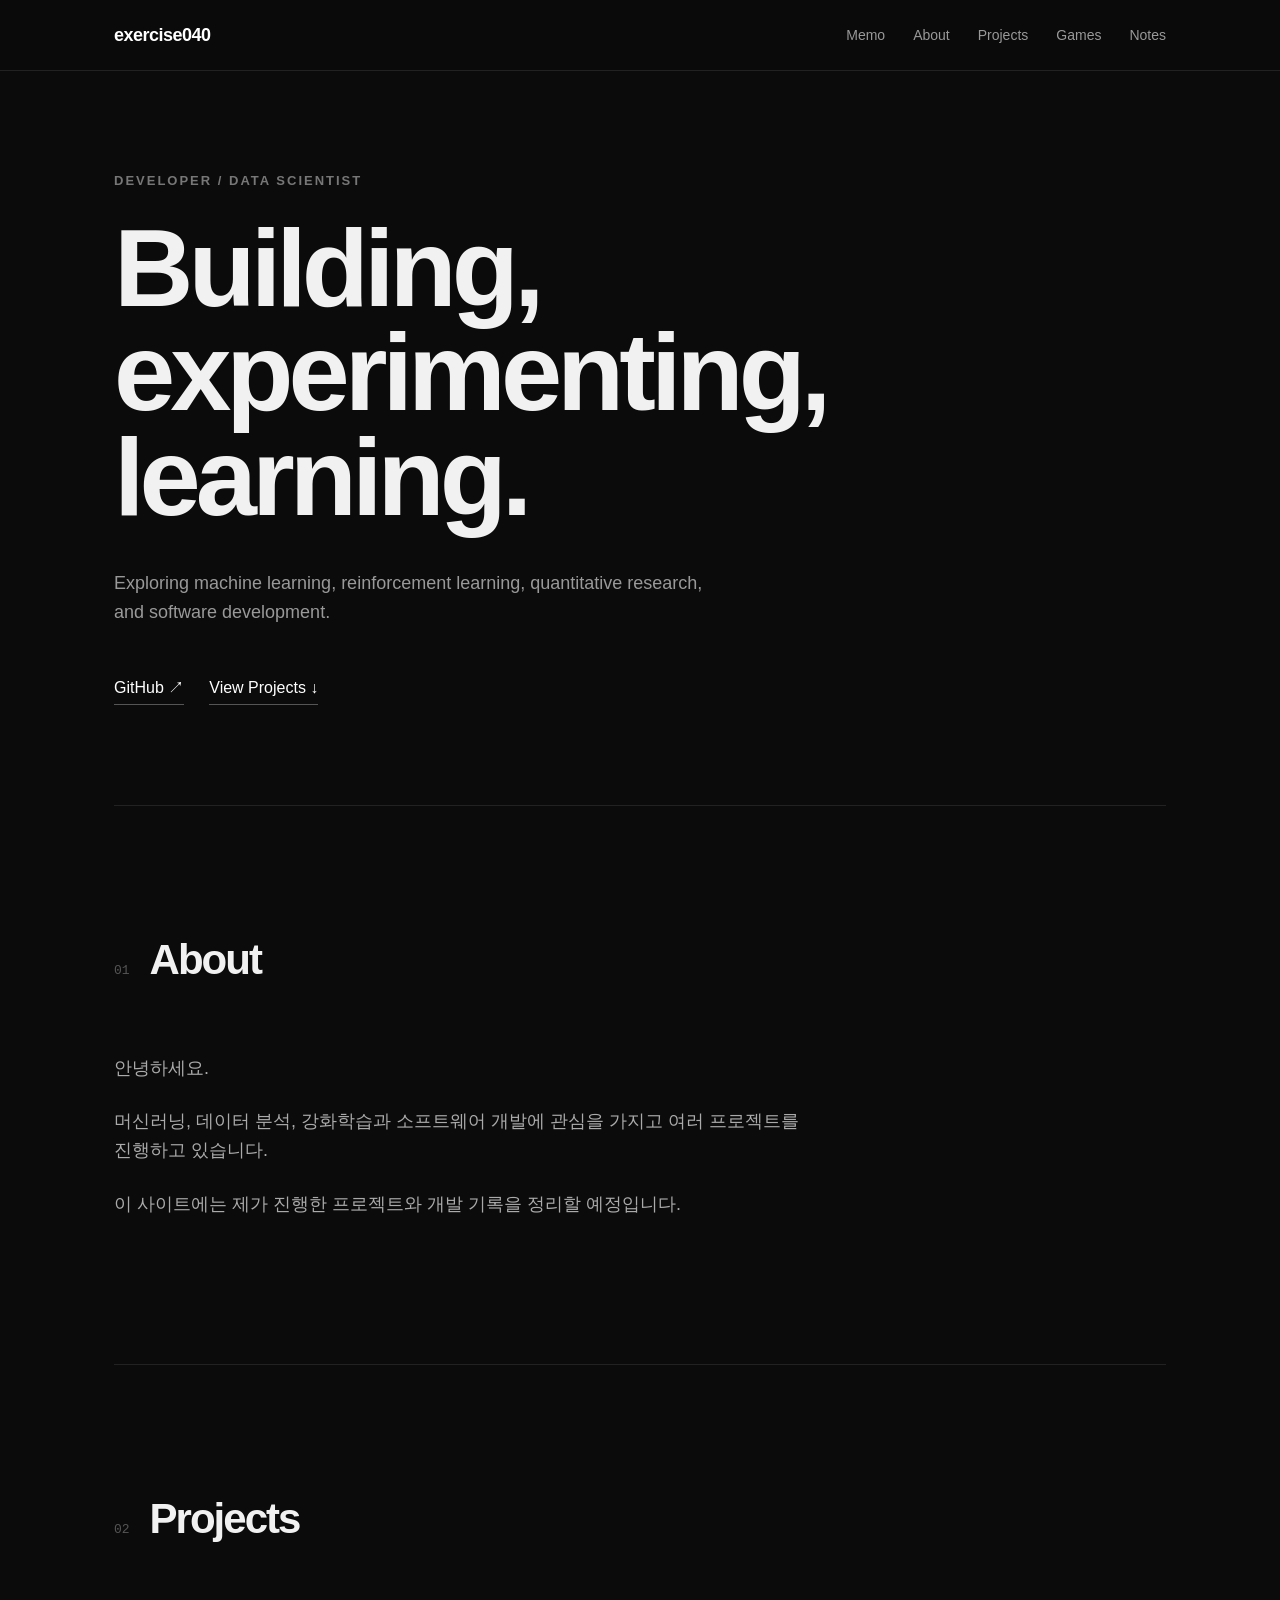
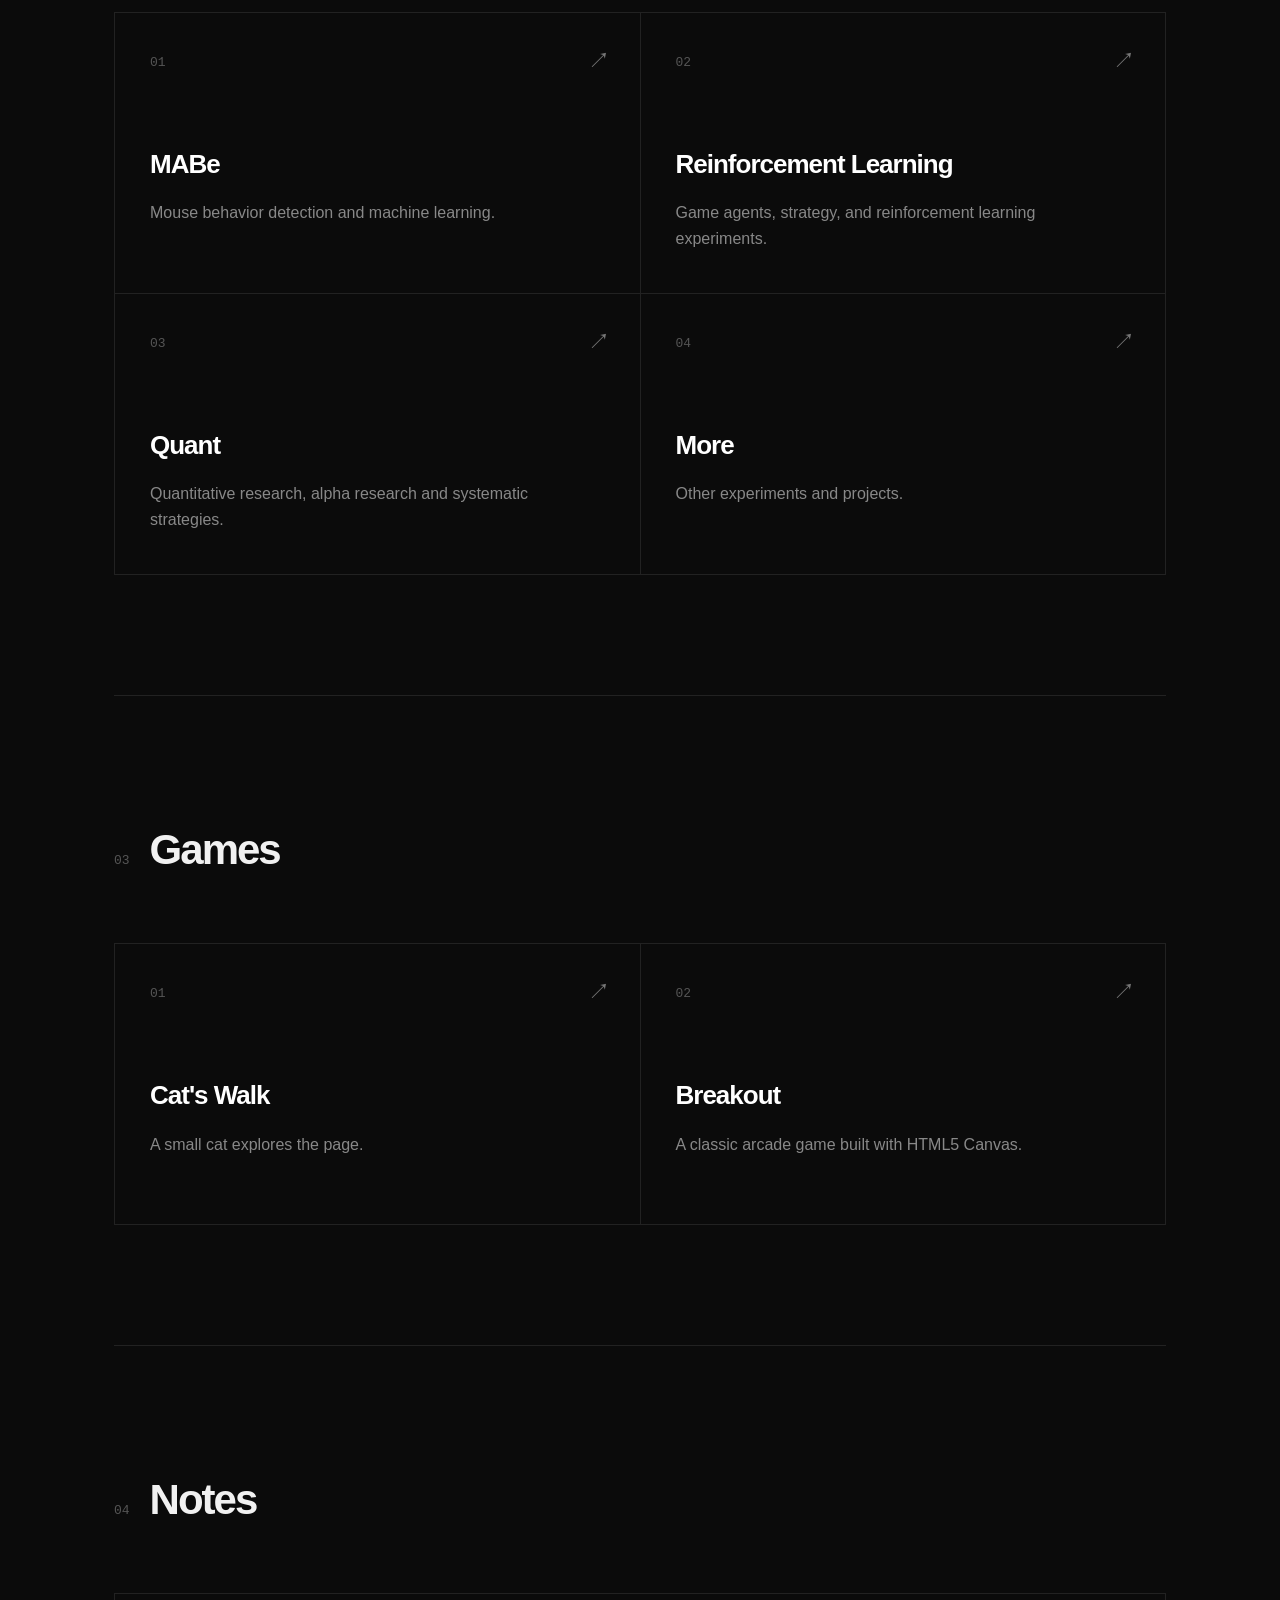
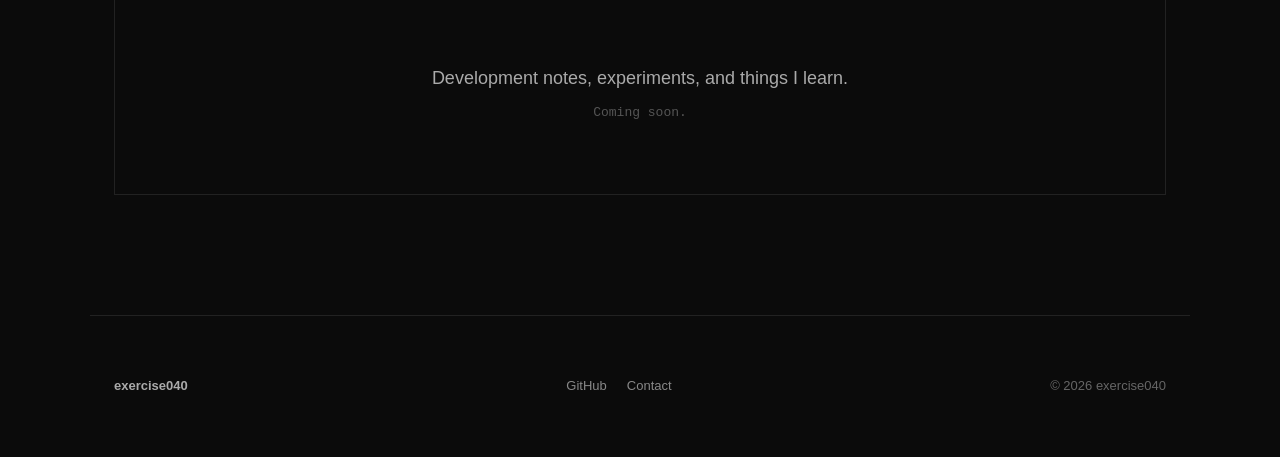
<file: index.html>
<!DOCTYPE html>
<html lang="ko">
<head>
    <meta charset="UTF-8">
    <meta name="viewport" content="width=device-width, initial-scale=1.0">
    <title>Exercise040</title>
    <link rel="stylesheet" href="style.css">
</head>
<body>
    <header class="header">
        <nav class="nav">
            <a href="#" class="logo">exercise040</a>

            <div class="nav-links">
                <a href="memo/">Memo</a>
                <a href="#about">About</a>
                <a href="#projects">Projects</a>
                <a href="games/">Games</a>
                <a href="#notes">Notes</a>
            </div>
        </nav>
    </header>

    <main>
        <section class="hero">
            <p class="eyebrow">DEVELOPER / DATA SCIENTIST</p>

            <h1>
                Building,<br>
                experimenting,<br>
                learning.
            </h1>

            <p class="hero-description">
                Exploring machine learning, reinforcement learning,
                quantitative research, and software development.
            </p>

            <div class="hero-links">
                <a href="https://github.com/exercise040"
                   target="_blank" rel="noopener noreferrer">
                    GitHub ↗
                </a>

                <a href="#projects">View Projects ↓</a>
            </div>
        </section>

        <section id="about" class="section">
            <div class="section-title">
                <span>01</span>
                <h2>About</h2>
            </div>

            <div class="section-content">
                <p>안녕하세요.</p>

                <p>
                    머신러닝, 데이터 분석, 강화학습과 소프트웨어 개발에 관심을 가지고
                    여러 프로젝트를 진행하고 있습니다.
                </p>

                <p>
                    이 사이트에는 제가 진행한 프로젝트와
                    개발 기록을 정리할 예정입니다.
                </p>
            </div>
        </section>

        <section id="projects" class="section">
            <div class="section-title">
                <span>02</span>
                <h2>Projects</h2>
            </div>

            <div class="project-grid">
                <a href="#" class="project-card">
                    <span class="project-number">01</span>
                    <h3>MABe</h3>
                    <p>Mouse behavior detection and machine learning.</p>
                    <span class="project-arrow">↗</span>
                </a>

                <a href="#" class="project-card">
                    <span class="project-number">02</span>
                    <h3>Reinforcement Learning</h3>
                    <p>Game agents, strategy, and reinforcement learning experiments.</p>
                    <span class="project-arrow">↗</span>
                </a>

                <a href="#" class="project-card">
                    <span class="project-number">03</span>
                    <h3>Quant</h3>
                    <p>Quantitative research, alpha research and systematic strategies.</p>
                    <span class="project-arrow">↗</span>
                </a>

                <a href="#" class="project-card">
                    <span class="project-number">04</span>
                    <h3>More</h3>
                    <p>Other experiments and projects.</p>
                    <span class="project-arrow">↗</span>
                </a>
            </div>
        </section>

        <section id="games" class="section">
            <div class="section-title">
                <span>03</span>
                <h2>Games</h2>
            </div>

            <div class="project-grid">
                <a href="games/cat/" class="project-card">
                    <span class="project-number">01</span>
                    <h3>Cat's Walk</h3>
                    <p>A small cat explores the page.</p>
                    <span class="project-arrow">↗</span>
                </a>
            
                <a href="games/breakout/" class="project-card">
                    <span class="project-number">02</span>
                    <h3>Breakout</h3>
                    <p>A classic arcade game built with HTML5 Canvas.</p>
                    <span class="project-arrow">↗</span>
                </a>
            </div>
        </section>

        <section id="notes" class="section">
            <div class="section-title">
                <span>04</span>
                <h2>Notes</h2>
            </div>

            <div class="empty-section">
                <p>Development notes, experiments, and things I learn.</p>
                <span>Coming soon.</span>
            </div>
        </section>
    </main>

    <footer class="footer">
        <div>
            <strong>exercise040</strong>
        </div>

        <div class="footer-links">
            <a href="https://github.com/exercise040"
               target="_blank" rel="noopener noreferrer">GitHub</a>
            <a href="mailto:your-email@example.com">Contact</a>
        </div>

        <p>© 2026 exercise040</p>
    </footer>
</body>
</html>
</file>
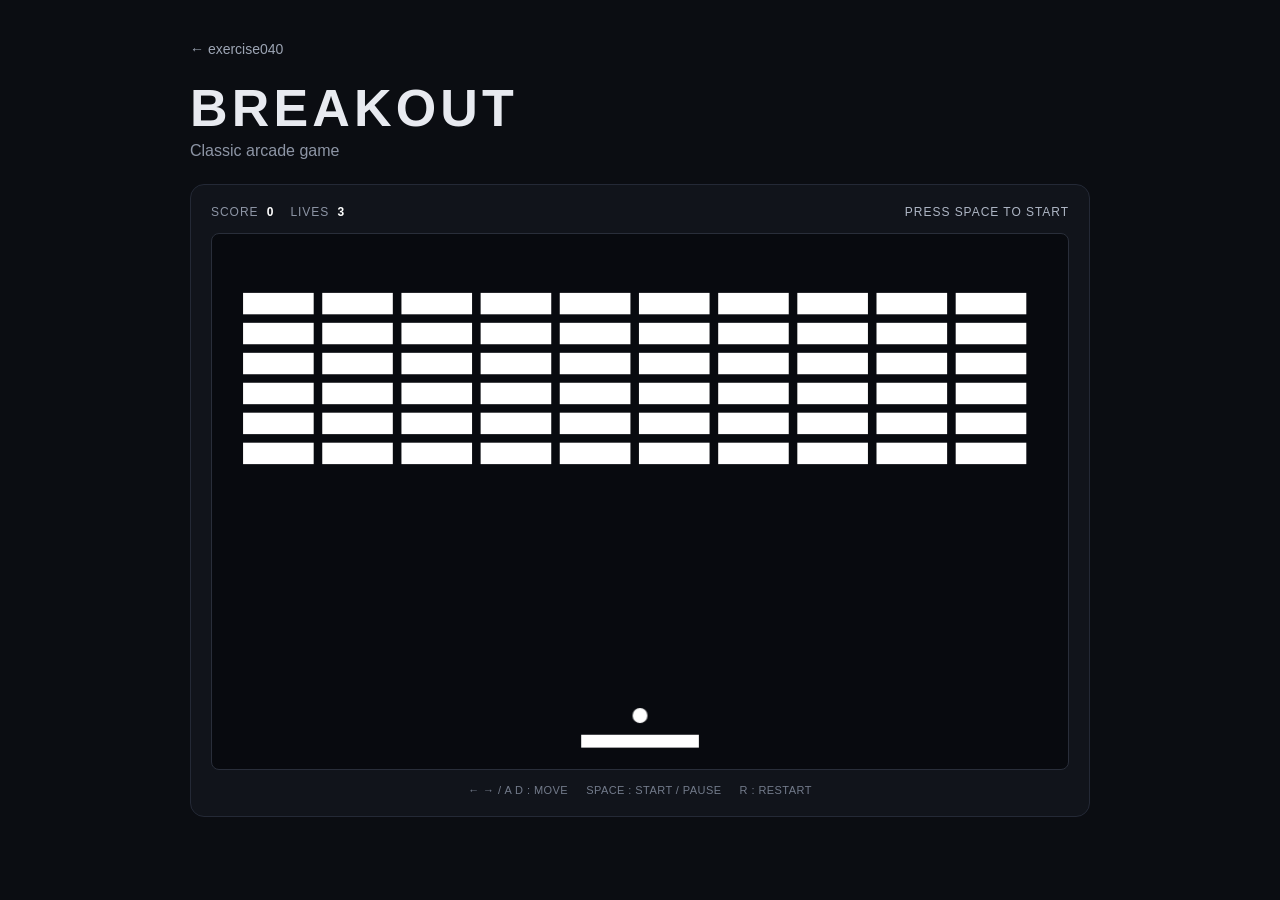
<file: games/breakdown/index.html>
<!DOCTYPE html>
<html lang="en">
<head>
    <meta charset="UTF-8">
    <meta name="viewport" content="width=device-width, initial-scale=1.0">
    <title>Breakout | exercise040</title>
    <link rel="stylesheet" href="style.css">
</head>
<body>
    <main class="game-page">
        <header class="game-header">
            <a href="../../index.html" class="back-link">← exercise040</a>
            <h1>BREAKOUT</h1>
            <p>Classic arcade game</p>
        </header>

        <section class="game-card">
            <div class="hud">
                <span>SCORE <strong id="score">0</strong></span>
                <span>LIVES <strong id="lives">3</strong></span>
                <span id="status">PRESS SPACE TO START</span>
            </div>

            <canvas id="gameCanvas" width="800" height="500"></canvas>

            <div class="controls">
                <span>← → / A D : MOVE</span>
                <span>SPACE : START / PAUSE</span>
                <span>R : RESTART</span>
            </div>
        </section>
    </main>

    <script src="game.js"></script>
</body>
</html>
</file>
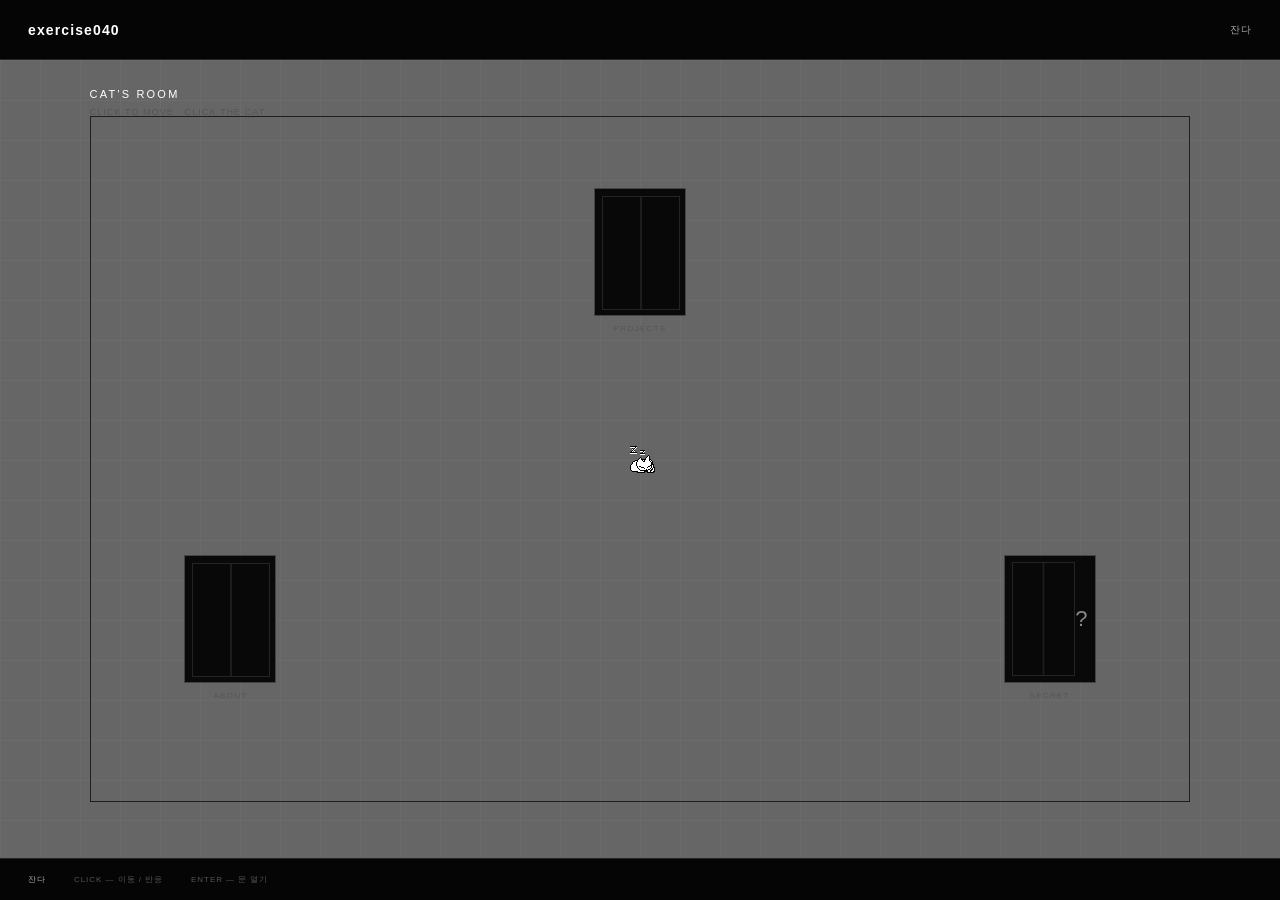
<file: games/cat/index.html>
<!doctype html>
<html lang="ko">
<head>
  <meta charset="utf-8">
  <meta name="viewport" content="width=device-width, initial-scale=1">
  <title>Cat's Room — exercise040</title>
  <link rel="stylesheet" href="style.css">
</head>
<body>
  <header>
    <a href="../../index.html">exercise040</a>
    <span id="status">자고 있다</span>
  </header>

  <main id="world">
    <div class="room-label">
      CAT'S ROOM
      <small>CLICK TO MOVE · CLICK THE CAT</small>
    </div>

    <div id="oneko" aria-hidden="true"></div>

    <div class="door" data-event="about" style="left:18%;top:70%;">
      <div class="door-body"></div>
      <span>ABOUT</span>
    </div>

    <div class="door" data-event="projects" style="left:50%;top:24%;">
      <div class="door-body"></div>
      <span>PROJECTS</span>
    </div>

    <div class="door" data-event="secret" style="left:82%;top:70%;">
      <div class="door-body secret">?</div>
      <span>SECRET</span>
    </div>

    <div id="event-box" hidden>
      <button id="close-event" type="button" aria-label="close">×</button>
      <div id="event-content"></div>
    </div>
  </main>

  <footer>
    <span id="cat-state">자고 있다</span>
    <span>CLICK — 이동 / 반응</span>
    <span>ENTER — 문 열기</span>
  </footer>

  <script src="game.js"></script>
</body>
</html>
</file>
<file: style.css>
* {
    box-sizing: border-box;
}

html {
    scroll-behavior: smooth;
}

body {
    margin: 0;
    background: #0b0b0b;
    color: #f1f1f1;

    font-family:
        -apple-system,
        BlinkMacSystemFont,
        "Segoe UI",
        Arial,
        sans-serif;

    line-height: 1.6;
}


/* -------------------------
   Header
------------------------- */

.header {
    position: sticky;
    top: 0;
    z-index: 100;

    background: rgba(11, 11, 11, 0.9);
    border-bottom: 1px solid #222;

    backdrop-filter: blur(10px);
}

.nav {
    max-width: 1100px;
    margin: auto;

    height: 70px;

    padding: 0 24px;

    display: flex;
    align-items: center;
    justify-content: space-between;
}

.logo {
    color: white;
    text-decoration: none;

    font-size: 18px;
    font-weight: 700;

    letter-spacing: -0.5px;
}

.nav-links {
    display: flex;
    gap: 28px;
}

.nav-links a {
    color: #999;

    text-decoration: none;

    font-size: 14px;

    transition: color 0.2s;
}

.nav-links a:hover {
    color: white;
}


/* -------------------------
   Main
------------------------- */

main {
    max-width: 1100px;
    margin: auto;
    padding: 0 24px;
}


/* -------------------------
   Hero
------------------------- */

.hero {
    min-height: 700px;

    display: flex;
    flex-direction: column;
    justify-content: center;

    padding: 100px 0;
}

.eyebrow {
    margin: 0 0 24px;

    color: #777;

    font-size: 13px;
    font-weight: 600;

    letter-spacing: 2px;
}

.hero h1 {
    margin: 0;

    max-width: 800px;

    font-size: clamp(55px, 9vw, 110px);

    line-height: 0.95;

    letter-spacing: -5px;
}

.hero-description {
    max-width: 600px;

    margin-top: 40px;

    color: #999;

    font-size: 18px;
}

.hero-links {
    display: flex;
    gap: 25px;

    margin-top: 30px;
}

.hero-links a {
    color: white;

    text-decoration: none;

    border-bottom: 1px solid #555;

    padding-bottom: 4px;

    transition: border-color 0.2s;
}

.hero-links a:hover {
    border-color: white;
}


/* -------------------------
   Sections
------------------------- */

.section {
    padding: 120px 0;

    border-top: 1px solid #222;
}

.section-title {
    display: flex;
    align-items: baseline;
    gap: 20px;

    margin-bottom: 60px;
}

.section-title span {
    color: #555;

    font-size: 13px;

    font-family: monospace;
}

.section-title h2 {
    margin: 0;

    font-size: 42px;

    letter-spacing: -2px;
}

.section-content {
    max-width: 700px;

    color: #aaa;

    font-size: 18px;
}

.section-content p {
    margin: 0 0 25px;
}


/* -------------------------
   Projects
------------------------- */

.project-grid {
    display: grid;

    grid-template-columns:
        repeat(2, 1fr);

    gap: 1px;

    background: #222;

    border: 1px solid #222;
}

.project-card {
    position: relative;

    min-height: 280px;

    padding: 35px;

    background: #0b0b0b;

    color: white;

    text-decoration: none;

    transition:
        background 0.2s,
        transform 0.2s;
}

.project-card:hover {
    background: #151515;
}

.project-number {
    color: #555;

    font-family: monospace;

    font-size: 13px;
}

.project-card h3 {
    margin-top: 70px;

    margin-bottom: 15px;

    font-size: 26px;

    letter-spacing: -1px;
}

.project-card p {
    max-width: 400px;

    margin: 0;

    color: #888;
}

.project-arrow {
    position: absolute;

    right: 30px;
    top: 30px;

    color: #777;

    font-size: 22px;
}


/* -------------------------
   Empty sections
------------------------- */

.empty-section {
    padding: 70px 0;

    border: 1px solid #222;

    text-align: center;
}

.empty-section p {
    margin: 0;

    color: #aaa;

    font-size: 18px;
}

.empty-section span {
    display: block;

    margin-top: 10px;

    color: #555;

    font-family: monospace;

    font-size: 13px;
}


/* -------------------------
   Footer
------------------------- */

.footer {
    max-width: 1100px;

    margin: auto;

    padding: 60px 24px;

    border-top: 1px solid #222;

    display: flex;

    justify-content: space-between;

    align-items: center;

    color: #666;

    font-size: 13px;
}

.footer strong {
    color: #aaa;
}

.footer-links {
    display: flex;

    gap: 20px;
}

.footer-links a {
    color: #888;

    text-decoration: none;
}

.footer-links a:hover {
    color: white;
}

.footer p {
    margin: 0;
}


/* -------------------------
   Mobile
------------------------- */

@media (max-width: 700px) {

    .nav {
        height: 60px;
    }

    .nav-links {
        display: none;
    }

    .hero {
        min-height: 600px;
    }

    .hero h1 {
        font-size: 58px;
        letter-spacing: -3px;
    }

    .hero-description {
        font-size: 16px;
    }

    .section {
        padding: 80px 0;
    }

    .section-title h2 {
        font-size: 34px;
    }

    .project-grid {
        grid-template-columns: 1fr;
    }

    .footer {
        flex-direction: column;

        align-items: flex-start;

        gap: 20px;
    }
}
</file>
<file: games/breakdown/style.css>
* {
    box-sizing: border-box;
}

body {
    margin: 0;
    min-height: 100vh;
    background: #0b0d12;
    color: #e8eaf0;
    font-family: Arial, Helvetica, sans-serif;
}

.game-page {
    width: min(900px, calc(100% - 32px));
    margin: 0 auto;
    padding: 40px 0 60px;
}

.game-header {
    margin-bottom: 24px;
}

.back-link {
    color: #9da5b4;
    text-decoration: none;
    font-size: 14px;
}

.back-link:hover {
    color: #ffffff;
}

h1 {
    margin: 20px 0 4px;
    font-size: clamp(32px, 6vw, 52px);
    letter-spacing: 0.08em;
}

.game-header p {
    margin: 0;
    color: #8d95a5;
}

.game-card {
    padding: 20px;
    border: 1px solid #242936;
    border-radius: 14px;
    background: #11141b;
}

.hud {
    display: flex;
    align-items: center;
    justify-content: space-between;
    gap: 16px;
    margin-bottom: 14px;
    color: #8d95a5;
    font-size: 12px;
    letter-spacing: 0.08em;
}

.hud strong {
    color: #ffffff;
    margin-left: 4px;
}

#status {
    margin-left: auto;
    color: #aeb6c5;
    text-align: right;
}

canvas {
    display: block;
    width: 100%;
    height: auto;
    border: 1px solid #292e3a;
    border-radius: 8px;
    background: #080a0f;
}

.controls {
    display: flex;
    flex-wrap: wrap;
    justify-content: center;
    gap: 18px;
    margin-top: 14px;
    color: #737b8b;
    font-size: 11px;
    letter-spacing: 0.04em;
}

@media (max-width: 600px) {
    .game-page {
        width: min(100% - 20px, 900px);
        padding-top: 24px;
    }

    .game-card {
        padding: 10px;
    }

    .hud {
        font-size: 10px;
    }

    #status {
        display: none;
    }
}
</file>
<file: games/cat/style.css>
* {
  box-sizing: border-box;
}

html,
body {
  margin: 0;
  width: 100%;
  height: 100%;
  overflow: hidden;
  background: #050505;
  color: #fff;
  font-family: Arial, Helvetica, sans-serif;
}

body {
  display: flex;
  flex-direction: column;
}

header {
  height: 60px;
  padding: 0 28px;
  display: flex;
  align-items: center;
  justify-content: space-between;
  border-bottom: 1px solid #242424;
  position: relative;
  z-index: 20;
}

header a {
  color: #fff;
  text-decoration: none;
  font-size: 14px;
  font-weight: 700;
  letter-spacing: .08em;
}

#status {
  color: #aaa;
  font-size: 10px;
  letter-spacing: .12em;
}

#world {
  position: relative;
  flex: 1;
  overflow: hidden;
  background:
    linear-gradient(rgba(255,255,255,.035) 1px, transparent 1px),
    linear-gradient(90deg, rgba(255,255,255,.035) 1px, transparent 1px),
    #666;
  background-size: 40px 40px;
}

#world::after {
  content: "";
  position: absolute;
  inset: 7%;
  border: 1px solid #1e1e1e;
  pointer-events: none;
}

.room-label {
  position: absolute;
  left: 7%;
  top: 28px;
  z-index: 2;
  font-size: 11px;
  letter-spacing: .2em;
  pointer-events: none;
}

.room-label small {
  display: block;
  margin-top: 7px;
  color: #555;
  font-size: 9px;
  letter-spacing: .12em;
}

/*
 * Original oneko sprite sheet.
 * 256x128 = 8 columns x 4 rows of 32x32 sprites.
 */
#oneko {
  position: absolute;
  width: 32px;
  height: 32px;
  z-index: 10;
  pointer-events: none;
  user-select: none;
  image-rendering: pixelated;
  background-image: url("./oneko.gif");
  background-repeat: no-repeat;
  background-size: 256px 128px;
}

/* Doors */
.door {
  position: absolute;
  width: 92px;
  height: 128px;
  transform: translate(-50%, -50%);
  transition: transform .15s ease;
  z-index: 3;
}

.door-body {
  width: 100%;
  height: 100%;
  padding: 7px;
  border: 1px solid #444;
  background: #090909;
}

.door-body::before {
  content: "";
  display: block;
  width: 100%;
  height: 100%;
  border: 1px solid #242424;
  background:
    linear-gradient(90deg, transparent 48%, #1d1d1d 49%, #1d1d1d 51%, transparent 52%),
    #080808;
}

.door span {
  position: absolute;
  top: calc(100% + 8px);
  left: 50%;
  transform: translateX(-50%);
  color: #555;
  white-space: nowrap;
  font-size: 8px;
  letter-spacing: .16em;
}

.door.near {
  transform: translate(-50%, -50%) scale(1.08);
}

.door.near .door-body {
  border-color: #fff;
}

.door.near span {
  color: #fff;
}

.secret {
  display: flex;
  align-items: center;
  justify-content: center;
  color: #888;
  font-size: 22px;
}

/* Event */
#event-box {
  position: absolute;
  left: 50%;
  top: 50%;
  width: min(430px, 80vw);
  padding: 28px;
  transform: translate(-50%, -50%);
  background: rgba(5,5,5,.97);
  border: 1px solid #666;
  box-shadow: 0 20px 60px #000;
  z-index: 100;
}

#event-box[hidden] {
  display: none;
}

#close-event {
  position: absolute;
  right: 9px;
  top: 6px;
  border: 0;
  background: none;
  color: #777;
  font-size: 22px;
  cursor: pointer;
}

#close-event:hover {
  color: #fff;
}

.event-title {
  margin: 0 0 12px;
  font-size: 13px;
  letter-spacing: .15em;
}

.event-text {
  margin: 0;
  color: #999;
  font-size: 13px;
  line-height: 1.7;
}

.event-link {
  display: inline-block;
  margin-top: 18px;
  color: #fff;
  text-decoration: none;
  border-bottom: 1px solid #fff;
  font-size: 11px;
}

footer {
  height: 42px;
  padding: 0 28px;
  display: flex;
  align-items: center;
  gap: 28px;
  border-top: 1px solid #242424;
  color: #555;
  font-size: 8px;
  letter-spacing: .12em;
}

#cat-state {
  color: #aaa;
}

@media (max-width: 600px) {
  header,
  footer {
    padding-left: 16px;
    padding-right: 16px;
  }

  footer {
    gap: 12px;
  }
}
</file>
